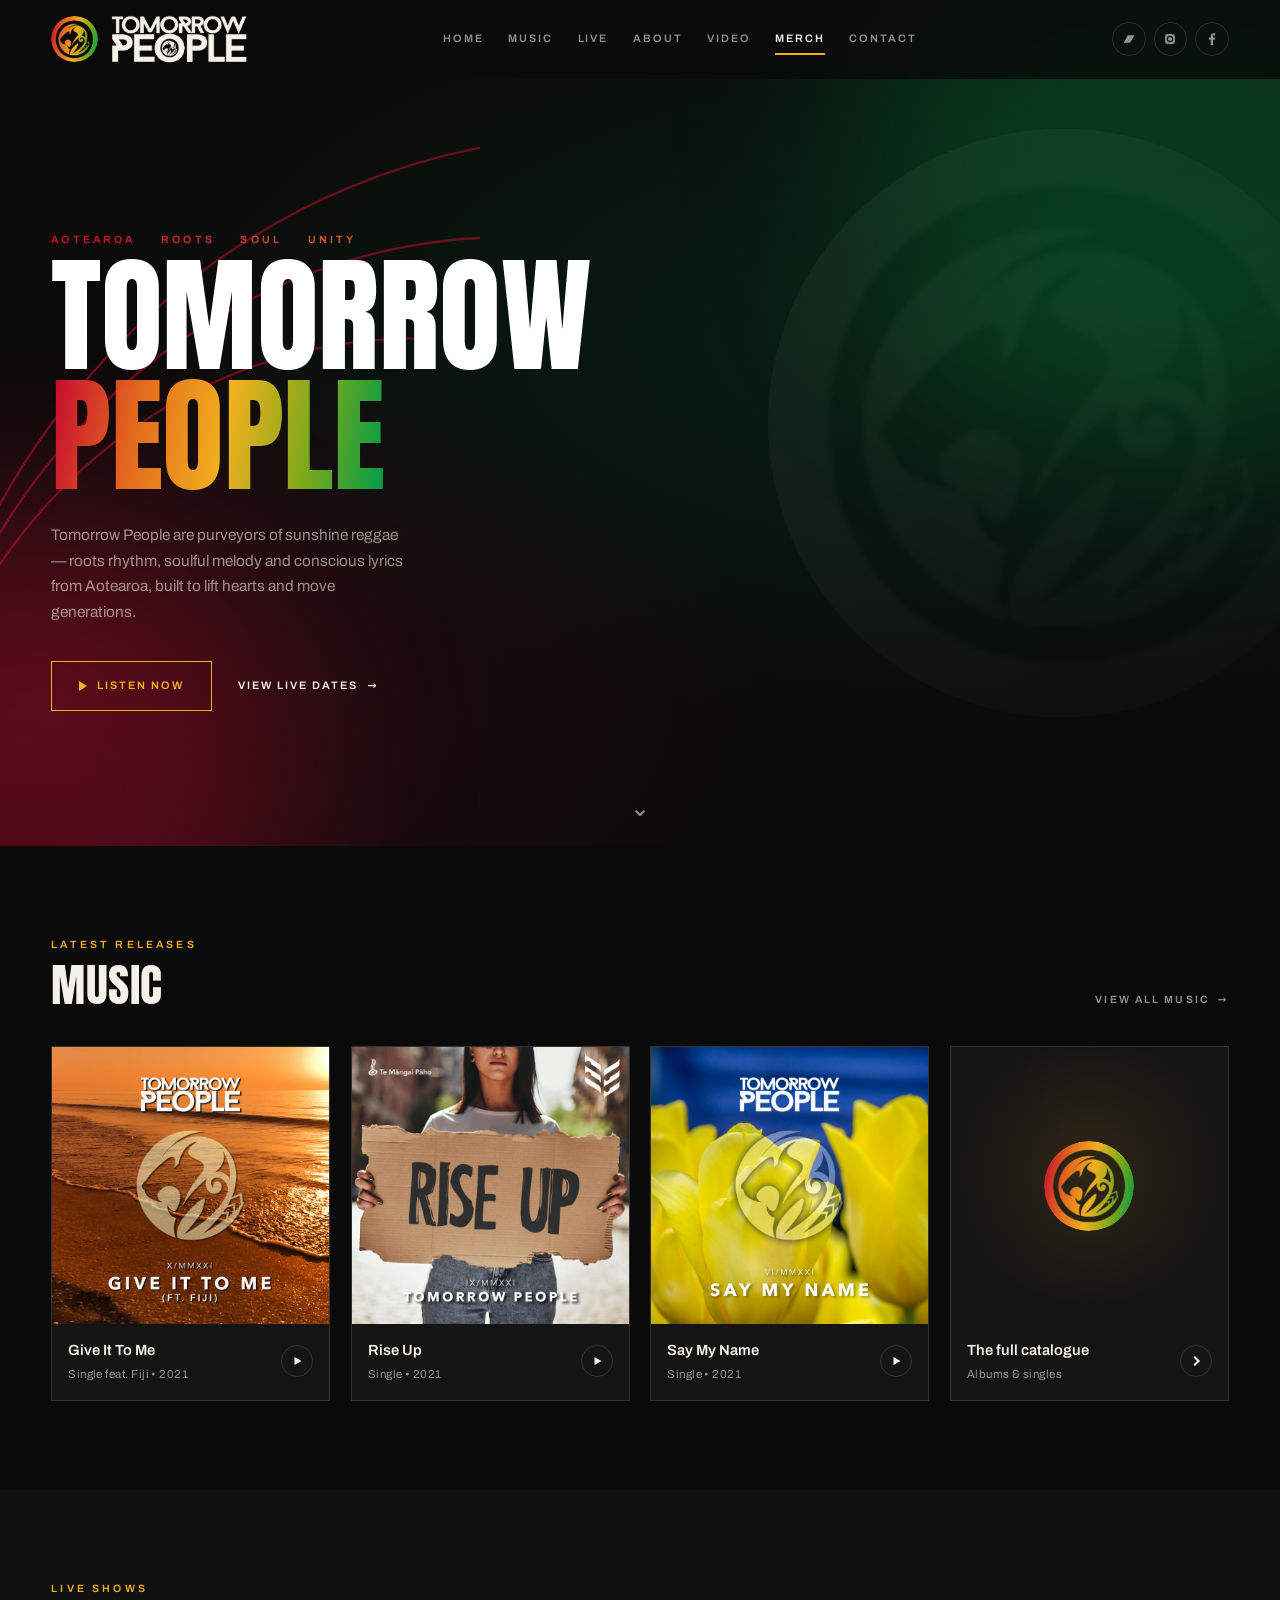
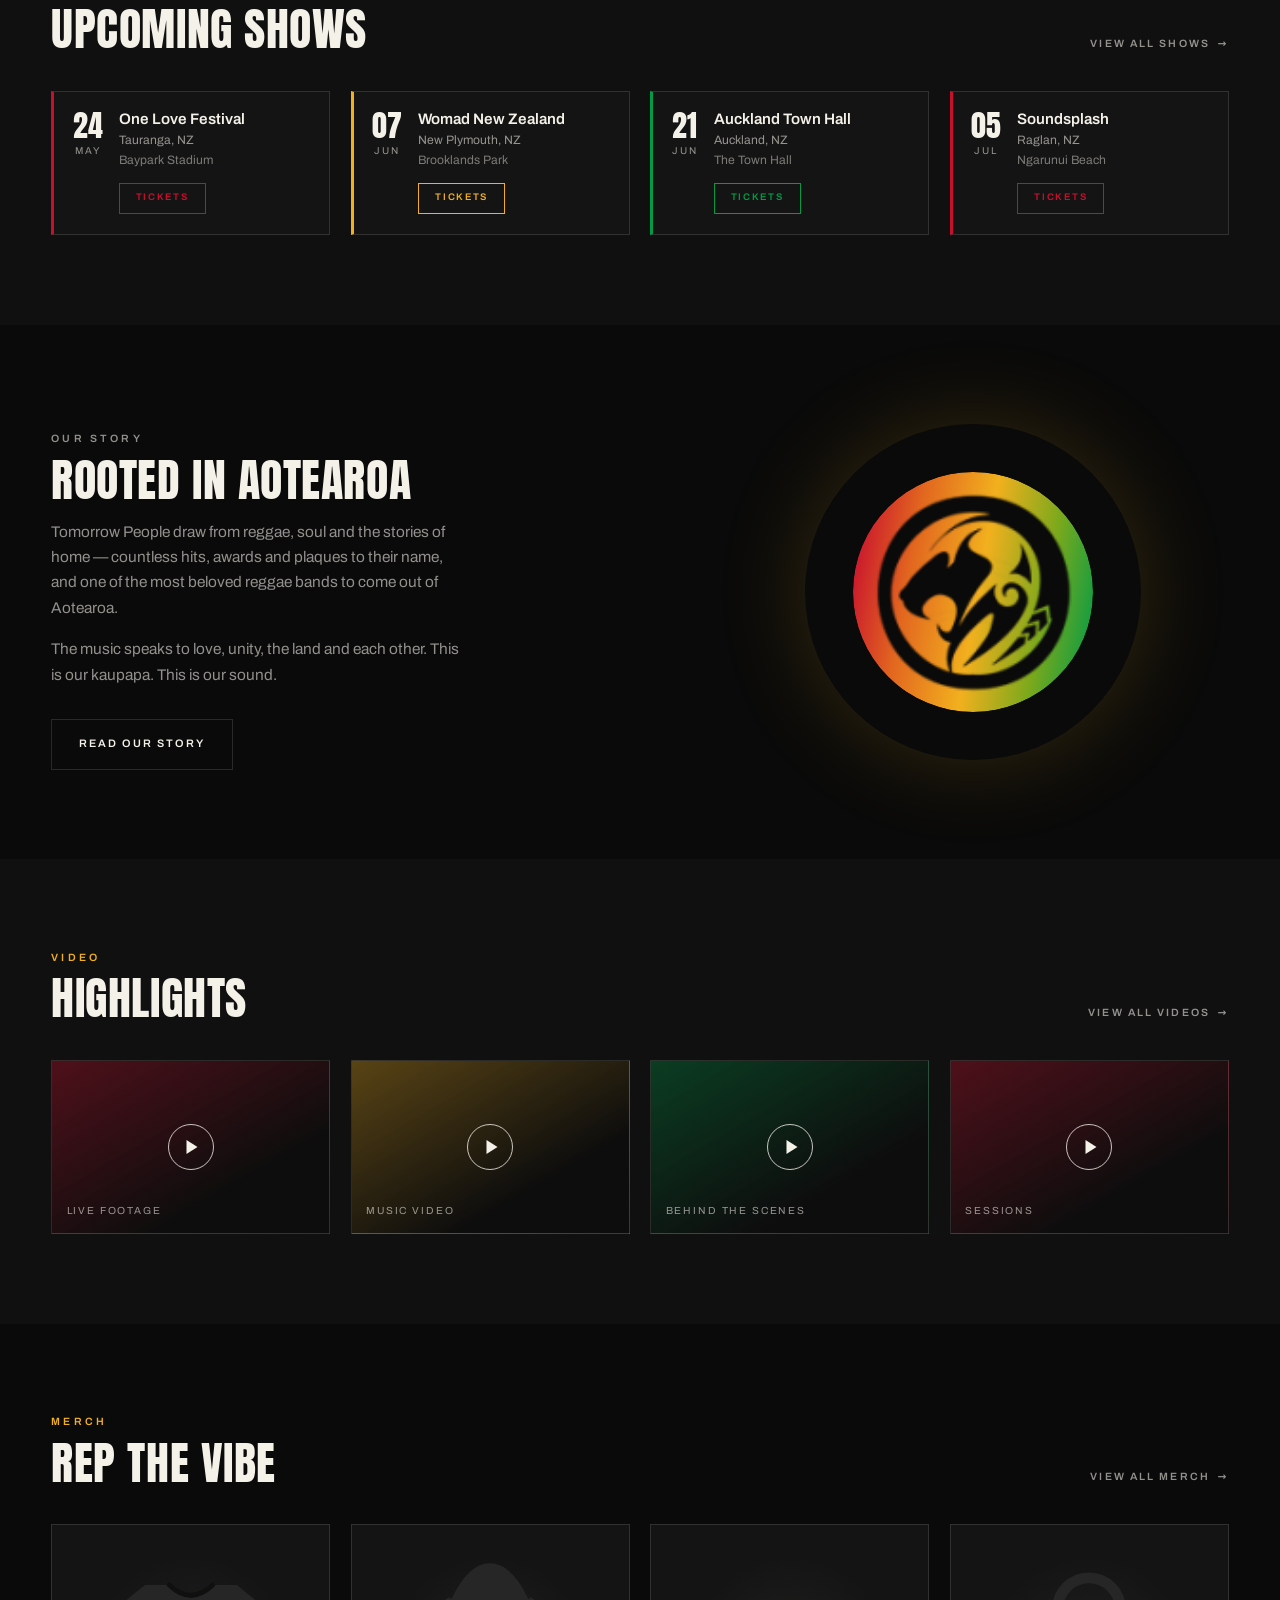
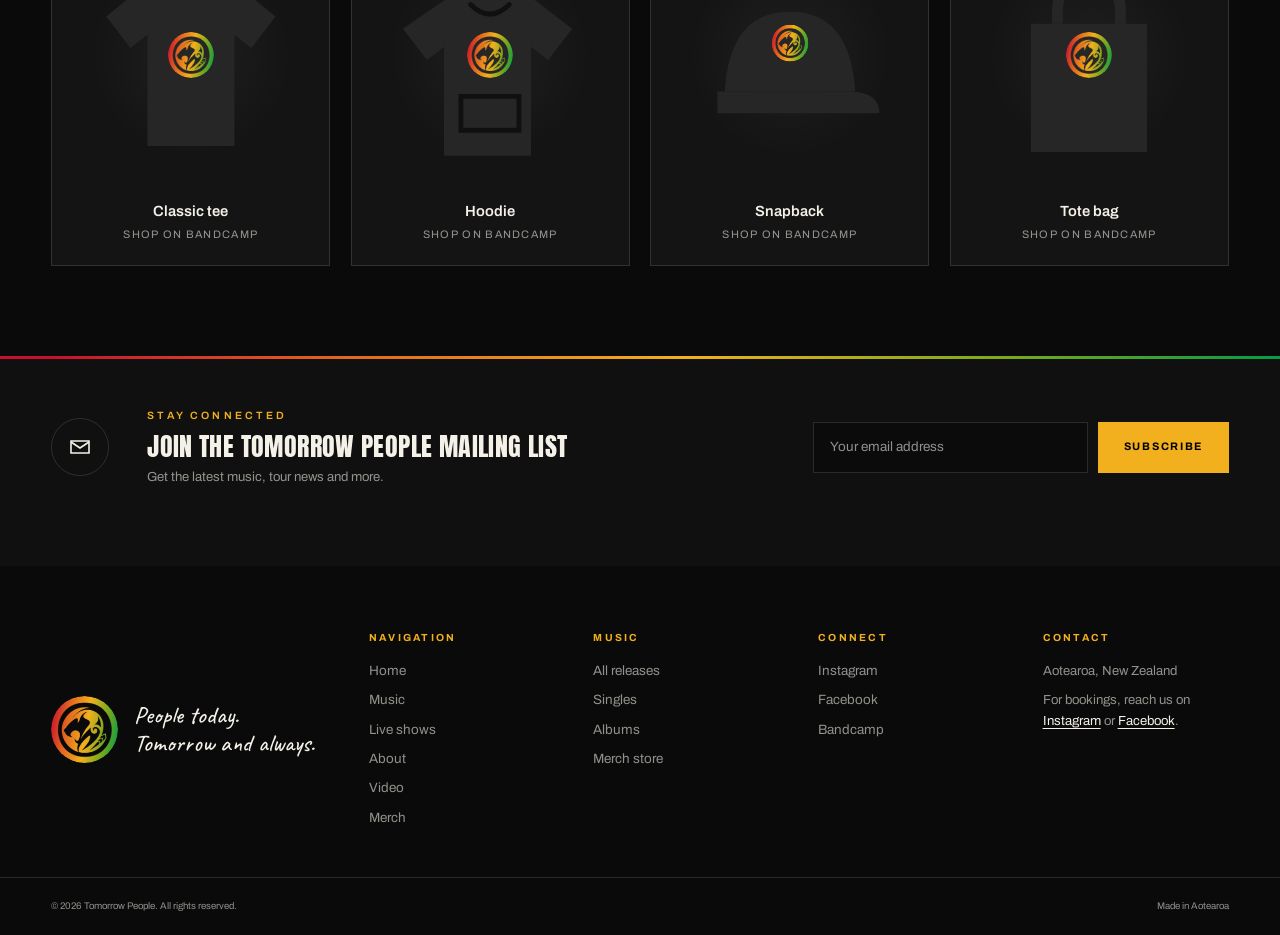
<file: redesign/index.html>
<!DOCTYPE html>
<html lang="en-NZ">
<head>
<meta charset="utf-8">
<meta name="viewport" content="width=device-width, initial-scale=1">
<title>Tomorrow People — Aotearoa Reggae Band</title>
<meta name="description" content="Tomorrow People are purveyors of sunshine reggae. Countless hits, awards and plaques to their name, they are one of New Zealand's most beloved reggae bands.">
<link rel="icon" href="img/favicon.png">
<link rel="stylesheet" href="css/fonts.css">
<link rel="stylesheet" href="css/style.css">
</head>
<body>

<a class="skip" href="#main">Skip to content</a>

<header class="site-header" id="home">
  <div class="shell header-inner">
    <a class="brand" href="#home" aria-label="Tomorrow People — home">
      <span class="badge"><span class="badge-inner"><i class="emblem emblem-rasta"></i></span></span>
      <span class="wordmark"></span>
    </a>

    <nav class="nav-desktop" id="nav" aria-label="Primary">
      <a href="#home" class="is-active">Home</a>
      <a href="#music">Music</a>
      <a href="#live">Live</a>
      <a href="#about">About</a>
      <a href="#video">Video</a>
      <a href="#merch">Merch</a>
      <a href="#contact">Contact</a>
    </nav>

    <ul class="header-social">
      <li><a href="https://tomorrowpeople.bandcamp.com" target="_blank" rel="noopener" aria-label="Bandcamp">
        <svg viewBox="0 0 24 24" aria-hidden="true"><path d="M4 17.5 10.2 6.5H20L13.8 17.5H4Z"/></svg></a></li>
      <li><a href="https://www.instagram.com/tomorrowppl/" target="_blank" rel="noopener" aria-label="Instagram">
        <svg viewBox="0 0 24 24" aria-hidden="true"><path d="M12 7.2A4.8 4.8 0 1 0 16.8 12 4.81 4.81 0 0 0 12 7.2Zm0 7.92A3.12 3.12 0 1 1 15.12 12 3.12 3.12 0 0 1 12 15.12Zm6.12-8.1a1.12 1.12 0 1 1-1.12-1.12 1.12 1.12 0 0 1 1.12 1.12ZM12 4.68c2.4 0 2.69.01 3.64.05a4.98 4.98 0 0 1 1.67.31 3 3 0 0 1 1.72 1.72 4.98 4.98 0 0 1 .31 1.67c.04.95.05 1.24.05 3.64s-.01 2.69-.05 3.64a4.98 4.98 0 0 1-.31 1.67 3 3 0 0 1-1.72 1.72 4.98 4.98 0 0 1-1.67.31c-.95.04-1.24.05-3.64.05s-2.69-.01-3.64-.05a4.98 4.98 0 0 1-1.67-.31 3 3 0 0 1-1.72-1.72 4.98 4.98 0 0 1-.31-1.67C4.69 14.69 4.68 14.4 4.68 12s.01-2.69.05-3.64a4.98 4.98 0 0 1 .31-1.67 3 3 0 0 1 1.72-1.72 4.98 4.98 0 0 1 1.67-.31c.95-.04 1.24-.05 3.64-.05Z"/></svg></a></li>
      <li><a href="https://facebook.com/tomorrowppl" target="_blank" rel="noopener" aria-label="Facebook">
        <svg viewBox="0 0 24 24" aria-hidden="true"><path d="M13.5 21v-8h2.7l.4-3.1h-3.1V7.9c0-.9.25-1.5 1.55-1.5h1.65V3.6c-.3-.04-1.3-.13-2.45-.13-2.4 0-4.05 1.47-4.05 4.17V9.9H7.5V13h2.7v8h3.3Z"/></svg></a></li>
    </ul>

    <button class="burger" id="burger" aria-expanded="false" aria-controls="overlay-menu" aria-label="Open menu">
      <span></span><span></span><span></span>
    </button>
  </div>
</header>

<div class="overlay" id="overlay-menu" hidden>
  <nav class="overlay-nav" aria-label="Full">
    <a href="#home">Home</a>
    <a href="#music">Music</a>
    <a href="#live">Live</a>
    <a href="#about">About</a>
    <a href="#video">Video</a>
    <a href="#merch">Merch</a>
    <a href="#contact">Contact</a>
  </nav>
  <div class="overlay-foot">
    <a href="https://tomorrowpeople.bandcamp.com" target="_blank" rel="noopener">Bandcamp</a>
    <a href="https://www.instagram.com/tomorrowppl/" target="_blank" rel="noopener">Instagram</a>
    <a href="https://facebook.com/tomorrowppl" target="_blank" rel="noopener">Facebook</a>
  </div>
</div>

<main id="main">

  <!-- ── HERO ─────────────────────────────────────────────── -->
  <section class="hero">
    <i class="emblem hero-mark" aria-hidden="true"></i>
    <span class="glow glow-left" aria-hidden="true"></span>
    <span class="glow glow-right" aria-hidden="true"></span>
    <svg class="arcs" viewBox="0 0 300 500" preserveAspectRatio="none" aria-hidden="true">
      <path d="M-60 520 A 320 320 0 0 1 260 200" />
      <path d="M-60 520 A 380 380 0 0 1 320 140" />
      <path d="M-60 520 A 440 440 0 0 1 380 80" />
    </svg>

    <div class="shell hero-inner">
      <p class="eyebrow eyebrow-rasta">Aotearoa <b>&bull;</b> Roots <b>&bull;</b> Soul <b>&bull;</b> Unity</p>
      <h1 class="hero-title"><span class="hero-white">Tomorrow</span><br><span class="rasta-text">People</span></h1>
      <p class="hero-lede">
        Tomorrow People are purveyors of sunshine reggae — roots rhythm,
        soulful melody and conscious lyrics from Aotearoa, built to lift
        hearts and move generations.
      </p>
      <div class="hero-actions">
        <a class="btn btn-gold" href="#music"><span class="play" aria-hidden="true"></span>Listen now</a>
        <a class="btn btn-plain" href="#live">View live dates <span aria-hidden="true">&#8594;</span></a>
      </div>
    </div>

    <a class="scroll-cue" href="#music" aria-label="Scroll to music"><span aria-hidden="true">&#8964;</span></a>
  </section>

  <!-- ── MUSIC ────────────────────────────────────────────── -->
  <section class="band" id="music">
    <div class="shell">
      <div class="head reveal">
        <div>
          <p class="eyebrow eyebrow-gold">Latest releases</p>
          <h2 class="section-title">Music</h2>
        </div>
        <a class="head-link" href="https://tomorrowpeople.bandcamp.com/music" target="_blank" rel="noopener">
          View all music <span aria-hidden="true">&#8594;</span>
        </a>
      </div>

      <ul class="cards reveal">
        <li class="card">
          <a href="https://tomorrowpeople.bandcamp.com/music" target="_blank" rel="noopener">
            <span class="card-art">
              <img src="img/cover-give-it-to-me.jpg" alt="Give It To Me (feat. Fiji) artwork" width="1417" height="1417" loading="lazy">
            </span>
            <span class="card-foot">
              <span class="card-text">
                <strong>Give It To Me</strong>
                <em>Single feat. Fiji &bull; 2021</em>
              </span>
              <span class="play-dot" aria-hidden="true"></span>
            </span>
          </a>
        </li>
        <li class="card">
          <a href="https://tomorrowpeople.bandcamp.com/music" target="_blank" rel="noopener">
            <span class="card-art">
              <img src="img/cover-rise-up.jpg" alt="Rise Up artwork" width="1417" height="1417" loading="lazy">
            </span>
            <span class="card-foot">
              <span class="card-text">
                <strong>Rise Up</strong>
                <em>Single &bull; 2021</em>
              </span>
              <span class="play-dot" aria-hidden="true"></span>
            </span>
          </a>
        </li>
        <li class="card">
          <a href="https://tomorrowpeople.bandcamp.com/music" target="_blank" rel="noopener">
            <span class="card-art">
              <img src="img/cover-say-my-name.jpg" alt="Say My Name artwork" width="1417" height="1417" loading="lazy">
            </span>
            <span class="card-foot">
              <span class="card-text">
                <strong>Say My Name</strong>
                <em>Single &bull; 2021</em>
              </span>
              <span class="play-dot" aria-hidden="true"></span>
            </span>
          </a>
        </li>
        <!-- Fourth tile stands in for the rest of the catalogue — there are only
             three cover files in the current site's media library. -->
        <li class="card card-more">
          <a href="https://tomorrowpeople.bandcamp.com/music" target="_blank" rel="noopener">
            <span class="card-art">
              <i class="emblem emblem-rasta" aria-hidden="true"></i>
            </span>
            <span class="card-foot">
              <span class="card-text">
                <strong>The full catalogue</strong>
                <em>Albums &amp; singles</em>
              </span>
              <span class="play-dot play-dot-arrow" aria-hidden="true"></span>
            </span>
          </a>
        </li>
      </ul>
    </div>
  </section>

  <!-- ── LIVE ─────────────────────────────────────────────── -->
  <section class="band band-alt" id="live">
    <div class="shell">
      <div class="head reveal">
        <div>
          <p class="eyebrow eyebrow-gold">Live shows</p>
          <h2 class="section-title">Upcoming shows</h2>
        </div>
        <a class="head-link" href="#contact">View all shows <span aria-hidden="true">&#8594;</span></a>
      </div>

      <!-- SAMPLE DATES — these are placeholders from the design mockup.
           Replace with real listings before this site goes live. -->
      <ul class="shows reveal">
        <li class="show show-red">
          <p class="show-when"><b>24</b><span>May</span></p>
          <div class="show-what">
            <h3>One Love Festival</h3>
            <p>Tauranga, NZ</p>
            <p class="show-venue">Baypark Stadium</p>
            <a class="ticket" href="#contact">Tickets</a>
          </div>
        </li>
        <li class="show show-gold">
          <p class="show-when"><b>07</b><span>Jun</span></p>
          <div class="show-what">
            <h3>Womad New Zealand</h3>
            <p>New Plymouth, NZ</p>
            <p class="show-venue">Brooklands Park</p>
            <a class="ticket" href="#contact">Tickets</a>
          </div>
        </li>
        <li class="show show-green">
          <p class="show-when"><b>21</b><span>Jun</span></p>
          <div class="show-what">
            <h3>Auckland Town Hall</h3>
            <p>Auckland, NZ</p>
            <p class="show-venue">The Town Hall</p>
            <a class="ticket" href="#contact">Tickets</a>
          </div>
        </li>
        <li class="show show-red">
          <p class="show-when"><b>05</b><span>Jul</span></p>
          <div class="show-what">
            <h3>Soundsplash</h3>
            <p>Raglan, NZ</p>
            <p class="show-venue">Ngarunui Beach</p>
            <a class="ticket" href="#contact">Tickets</a>
          </div>
        </li>
      </ul>
    </div>
  </section>

  <!-- ── ABOUT ────────────────────────────────────────────── -->
  <section class="band story" id="about">
    <div class="shell story-grid">
      <div class="story-copy reveal">
        <p class="eyebrow eyebrow-gold">Our story</p>
        <h2 class="section-title">Rooted in Aotearoa</h2>
        <p>
          Tomorrow People draw from reggae, soul and the stories of home —
          countless hits, awards and plaques to their name, and one of the
          most beloved reggae bands to come out of Aotearoa.
        </p>
        <p>
          The music speaks to love, unity, the land and each other.
          This is our kaupapa. This is our sound.
        </p>
        <a class="btn btn-outline" href="#contact">Read our story</a>
      </div>

      <div class="story-art reveal" aria-hidden="true">
        <span class="ring"><i class="emblem emblem-rasta"></i></span>
      </div>
    </div>
  </section>

  <!-- ── VIDEO ────────────────────────────────────────────── -->
  <section class="band band-alt" id="video">
    <div class="shell">
      <div class="head reveal">
        <div>
          <p class="eyebrow eyebrow-gold">Video</p>
          <h2 class="section-title">Highlights</h2>
        </div>
        <a class="head-link" href="#contact">View all videos <span aria-hidden="true">&#8594;</span></a>
      </div>

      <!-- PLACEHOLDER TILES — no video stills exist in the current site's media
           library. Drop in real thumbnails and links when you have them. -->
      <ul class="videos reveal">
        <li class="video video-red"><a href="#contact"><span class="video-play" aria-hidden="true"></span><span class="video-label">Live footage</span></a></li>
        <li class="video video-gold"><a href="#contact"><span class="video-play" aria-hidden="true"></span><span class="video-label">Music video</span></a></li>
        <li class="video video-green"><a href="#contact"><span class="video-play" aria-hidden="true"></span><span class="video-label">Behind the scenes</span></a></li>
        <li class="video video-red"><a href="#contact"><span class="video-play" aria-hidden="true"></span><span class="video-label">Sessions</span></a></li>
      </ul>
    </div>
  </section>

  <!-- ── MERCH ────────────────────────────────────────────── -->
  <section class="band" id="merch">
    <div class="shell">
      <div class="head reveal">
        <div>
          <p class="eyebrow eyebrow-gold">Merch</p>
          <h2 class="section-title">Rep the vibe</h2>
        </div>
        <a class="head-link" href="https://tomorrowpeople.bandcamp.com/merch" target="_blank" rel="noopener">
          View all merch <span aria-hidden="true">&#8594;</span>
        </a>
      </div>

      <!-- Garments are drawn placeholders — swap in real product photography.
           Prices intentionally omitted rather than invented. -->
      <ul class="merch reveal">
        <li class="product">
          <a href="https://tomorrowpeople.bandcamp.com/merch" target="_blank" rel="noopener">
            <span class="product-art">
              <svg viewBox="0 0 200 200" aria-hidden="true">
                <path d="M62 34 H84 q16 14 32 0 h22 l32 26 -20 26 -14 -11 v92 H64 v-92 l-14 11 -20 -26 z"/>
                <path class="cut" d="M82 34 q18 17 36 0"/>
              </svg>
              <i class="emblem emblem-rasta product-mark"></i>
            </span>
            <span class="product-name">Classic tee</span>
            <span class="product-meta">Shop on Bandcamp</span>
          </a>
        </li>
        <li class="product">
          <a href="https://tomorrowpeople.bandcamp.com/merch" target="_blank" rel="noopener">
            <span class="product-art">
              <svg viewBox="0 0 200 200" aria-hidden="true">
                <path d="M66 44 q34 24 68 0 l34 26 -20 26 -14 -11 v90 H62 v-90 l-14 11 -20 -26 z"/>
                <path d="M68 46 q32 30 64 0 q-14 -30 -32 -30 t-32 30 z"/>
                <path class="cut" d="M84 50 q16 16 32 0"/>
                <path class="cut" d="M76 126 h48 v28 h-48 z"/>
              </svg>
              <i class="emblem emblem-rasta product-mark"></i>
            </span>
            <span class="product-name">Hoodie</span>
            <span class="product-meta">Shop on Bandcamp</span>
          </a>
        </li>
        <li class="product">
          <a href="https://tomorrowpeople.bandcamp.com/merch" target="_blank" rel="noopener">
            <span class="product-art">
              <svg viewBox="0 0 200 200" aria-hidden="true">
                <path d="M46 122 q4 -66 54 -66 t54 66 z"/>
                <path d="M40 122 h108 q26 0 26 18 H40 z"/>
              </svg>
              <i class="emblem emblem-rasta product-mark product-mark-cap"></i>
            </span>
            <span class="product-name">Snapback</span>
            <span class="product-meta">Shop on Bandcamp</span>
          </a>
        </li>
        <li class="product">
          <a href="https://tomorrowpeople.bandcamp.com/merch" target="_blank" rel="noopener">
            <span class="product-art">
              <svg viewBox="0 0 200 200" aria-hidden="true">
                <rect x="52" y="66" width="96" height="106"/>
                <path class="outline" d="M74 66 v-12 a26 26 0 0 1 52 0 v12"/>
              </svg>
              <i class="emblem emblem-rasta product-mark"></i>
            </span>
            <span class="product-name">Tote bag</span>
            <span class="product-meta">Shop on Bandcamp</span>
          </a>
        </li>
      </ul>
    </div>
  </section>

  <!-- ── NEWSLETTER ───────────────────────────────────────── -->
  <section class="subscribe">
    <div class="shell subscribe-inner">
      <span class="envelope" aria-hidden="true">
        <svg viewBox="0 0 24 24"><path d="M3 6h18v12H3z" fill="none" stroke="currentColor" stroke-width="1.6"/><path d="m3 7 9 6 9-6" fill="none" stroke="currentColor" stroke-width="1.6"/></svg>
      </span>
      <div class="subscribe-copy">
        <p class="eyebrow eyebrow-gold">Stay connected</p>
        <h2>Join the Tomorrow People mailing list</h2>
        <p class="subscribe-note">Get the latest music, tour news and more.</p>
      </div>
      <form class="subscribe-form" id="newsletter" novalidate>
        <label class="visually-hidden" for="email">Email address</label>
        <input id="email" name="email" type="email" inputmode="email" placeholder="Your email address" required>
        <button type="submit">Subscribe</button>
      </form>
    </div>
    <p class="form-note" id="form-note" role="status"></p>
  </section>

</main>

<!-- ── FOOTER ─────────────────────────────────────────────── -->
<footer class="site-footer" id="contact">
  <div class="shell footer-grid">
    <div class="footer-brand">
      <span class="badge badge-lg"><span class="badge-inner"><i class="emblem emblem-rasta"></i></span></span>
      <p class="tagline">People today.<br>Tomorrow and always.</p>
    </div>

    <nav class="col" aria-label="Navigation">
      <h2 class="foot-head">Navigation</h2>
      <a href="#home">Home</a>
      <a href="#music">Music</a>
      <a href="#live">Live shows</a>
      <a href="#about">About</a>
      <a href="#video">Video</a>
      <a href="#merch">Merch</a>
    </nav>

    <nav class="col" aria-label="Music">
      <h2 class="foot-head">Music</h2>
      <a href="https://tomorrowpeople.bandcamp.com/music" target="_blank" rel="noopener">All releases</a>
      <a href="https://tomorrowpeople.bandcamp.com/music" target="_blank" rel="noopener">Singles</a>
      <a href="https://tomorrowpeople.bandcamp.com/music" target="_blank" rel="noopener">Albums</a>
      <a href="https://tomorrowpeople.bandcamp.com/merch" target="_blank" rel="noopener">Merch store</a>
    </nav>

    <nav class="col" aria-label="Connect">
      <h2 class="foot-head">Connect</h2>
      <a href="https://www.instagram.com/tomorrowppl/" target="_blank" rel="noopener">Instagram</a>
      <a href="https://facebook.com/tomorrowppl" target="_blank" rel="noopener">Facebook</a>
      <a href="https://tomorrowpeople.bandcamp.com" target="_blank" rel="noopener">Bandcamp</a>
    </nav>

    <!-- No booking/contact email is published on the current site — add one here. -->
    <div class="col">
      <h2 class="foot-head">Contact</h2>
      <p>Aotearoa, New Zealand</p>
      <p>For bookings, reach us on <a href="https://www.instagram.com/tomorrowppl/" target="_blank" rel="noopener">Instagram</a> or <a href="https://facebook.com/tomorrowppl" target="_blank" rel="noopener">Facebook</a>.</p>
    </div>
  </div>

  <div class="shell footer-bar">
    <small>&copy; 2026 Tomorrow People. All rights reserved.</small>
    <small>Made in Aotearoa</small>
  </div>
</footer>

<script src="js/main.js"></script>
</body>
</html>
</file>
<file: redesign/css/fonts.css>
/* latin-ext */
@font-face {
  font-family: 'Anton';
  font-style: normal;
  font-weight: 400;
  font-display: swap;
  src: url(../fonts/v27-1Ptgg87LROyAm3K9-C8QSw.woff2) format('woff2');
  unicode-range: U+0100-02BA, U+02BD-02C5, U+02C7-02CC, U+02CE-02D7, U+02DD-02FF, U+0304, U+0308, U+0329, U+1D00-1DBF, U+1E00-1E9F, U+1EF2-1EFF, U+2020, U+20A0-20AB, U+20AD-20C0, U+2113, U+2C60-2C7F, U+A720-A7FF;
}
/* latin */
@font-face {
  font-family: 'Anton';
  font-style: normal;
  font-weight: 400;
  font-display: swap;
  src: url(../fonts/v27-1Ptgg87LROyAm3Kz-C8.woff2) format('woff2');
  unicode-range: U+0000-00FF, U+0131, U+0152-0153, U+02BB-02BC, U+02C6, U+02DA, U+02DC, U+0304, U+0308, U+0329, U+2000-206F, U+20AC, U+2122, U+2191, U+2193, U+2212, U+2215, U+FEFF, U+FFFD;
}
/* latin-ext */
@font-face {
  font-family: 'Archivo';
  font-style: normal;
  font-weight: 400;
  font-stretch: 100%;
  font-display: swap;
  src: url(../fonts/v25-k3kPo8UDI-1M0wlSV9XAw6lQkqWY8Q82sLyTOxK-vA.woff2) format('woff2');
  unicode-range: U+0100-02BA, U+02BD-02C5, U+02C7-02CC, U+02CE-02D7, U+02DD-02FF, U+0304, U+0308, U+0329, U+1D00-1DBF, U+1E00-1E9F, U+1EF2-1EFF, U+2020, U+20A0-20AB, U+20AD-20C0, U+2113, U+2C60-2C7F, U+A720-A7FF;
}
/* latin */
@font-face {
  font-family: 'Archivo';
  font-style: normal;
  font-weight: 400;
  font-stretch: 100%;
  font-display: swap;
  src: url(../fonts/v25-k3kPo8UDI-1M0wlSV9XAw6lQkqWY8Q82sLydOxI.woff2) format('woff2');
  unicode-range: U+0000-00FF, U+0131, U+0152-0153, U+02BB-02BC, U+02C6, U+02DA, U+02DC, U+0304, U+0308, U+0329, U+2000-206F, U+20AC, U+2122, U+2191, U+2193, U+2212, U+2215, U+FEFF, U+FFFD;
}
/* latin-ext */
@font-face {
  font-family: 'Archivo';
  font-style: normal;
  font-weight: 500;
  font-stretch: 100%;
  font-display: swap;
  src: url(../fonts/v25-k3kPo8UDI-1M0wlSV9XAw6lQkqWY8Q82sLyTOxK-vA.woff2) format('woff2');
  unicode-range: U+0100-02BA, U+02BD-02C5, U+02C7-02CC, U+02CE-02D7, U+02DD-02FF, U+0304, U+0308, U+0329, U+1D00-1DBF, U+1E00-1E9F, U+1EF2-1EFF, U+2020, U+20A0-20AB, U+20AD-20C0, U+2113, U+2C60-2C7F, U+A720-A7FF;
}
/* latin */
@font-face {
  font-family: 'Archivo';
  font-style: normal;
  font-weight: 500;
  font-stretch: 100%;
  font-display: swap;
  src: url(../fonts/v25-k3kPo8UDI-1M0wlSV9XAw6lQkqWY8Q82sLydOxI.woff2) format('woff2');
  unicode-range: U+0000-00FF, U+0131, U+0152-0153, U+02BB-02BC, U+02C6, U+02DA, U+02DC, U+0304, U+0308, U+0329, U+2000-206F, U+20AC, U+2122, U+2191, U+2193, U+2212, U+2215, U+FEFF, U+FFFD;
}
/* latin-ext */
@font-face {
  font-family: 'Archivo';
  font-style: normal;
  font-weight: 600;
  font-stretch: 100%;
  font-display: swap;
  src: url(../fonts/v25-k3kPo8UDI-1M0wlSV9XAw6lQkqWY8Q82sLyTOxK-vA.woff2) format('woff2');
  unicode-range: U+0100-02BA, U+02BD-02C5, U+02C7-02CC, U+02CE-02D7, U+02DD-02FF, U+0304, U+0308, U+0329, U+1D00-1DBF, U+1E00-1E9F, U+1EF2-1EFF, U+2020, U+20A0-20AB, U+20AD-20C0, U+2113, U+2C60-2C7F, U+A720-A7FF;
}
/* latin */
@font-face {
  font-family: 'Archivo';
  font-style: normal;
  font-weight: 600;
  font-stretch: 100%;
  font-display: swap;
  src: url(../fonts/v25-k3kPo8UDI-1M0wlSV9XAw6lQkqWY8Q82sLydOxI.woff2) format('woff2');
  unicode-range: U+0000-00FF, U+0131, U+0152-0153, U+02BB-02BC, U+02C6, U+02DA, U+02DC, U+0304, U+0308, U+0329, U+2000-206F, U+20AC, U+2122, U+2191, U+2193, U+2212, U+2215, U+FEFF, U+FFFD;
}
/* latin-ext */
@font-face {
  font-family: 'Archivo';
  font-style: normal;
  font-weight: 700;
  font-stretch: 100%;
  font-display: swap;
  src: url(../fonts/v25-k3kPo8UDI-1M0wlSV9XAw6lQkqWY8Q82sLyTOxK-vA.woff2) format('woff2');
  unicode-range: U+0100-02BA, U+02BD-02C5, U+02C7-02CC, U+02CE-02D7, U+02DD-02FF, U+0304, U+0308, U+0329, U+1D00-1DBF, U+1E00-1E9F, U+1EF2-1EFF, U+2020, U+20A0-20AB, U+20AD-20C0, U+2113, U+2C60-2C7F, U+A720-A7FF;
}
/* latin */
@font-face {
  font-family: 'Archivo';
  font-style: normal;
  font-weight: 700;
  font-stretch: 100%;
  font-display: swap;
  src: url(../fonts/v25-k3kPo8UDI-1M0wlSV9XAw6lQkqWY8Q82sLydOxI.woff2) format('woff2');
  unicode-range: U+0000-00FF, U+0131, U+0152-0153, U+02BB-02BC, U+02C6, U+02DA, U+02DC, U+0304, U+0308, U+0329, U+2000-206F, U+20AC, U+2122, U+2191, U+2193, U+2212, U+2215, U+FEFF, U+FFFD;
}

/* latin-ext */
@font-face {
  font-family: 'Caveat';
  font-style: normal;
  font-weight: 500;
  font-display: swap;
  src: url(../fonts/caveat-Wnz6HAc5bAfYB2Q7aDYYmg8.woff2) format('woff2');
  unicode-range: U+0100-02BA, U+02BD-02C5, U+02C7-02CC, U+02CE-02D7, U+02DD-02FF, U+0304, U+0308, U+0329, U+1D00-1DBF, U+1E00-1E9F, U+1EF2-1EFF, U+2020, U+20A0-20AB, U+20AD-20C0, U+2113, U+2C60-2C7F, U+A720-A7FF;
}
/* latin */
@font-face {
  font-family: 'Caveat';
  font-style: normal;
  font-weight: 500;
  font-display: swap;
  src: url(../fonts/caveat-Wnz6HAc5bAfYB2Q7ZjYY.woff2) format('woff2');
  unicode-range: U+0000-00FF, U+0131, U+0152-0153, U+02BB-02BC, U+02C6, U+02DA, U+02DC, U+0304, U+0308, U+0329, U+2000-206F, U+20AC, U+2122, U+2191, U+2193, U+2212, U+2215, U+FEFF, U+FFFD;
}
/* latin-ext */
@font-face {
  font-family: 'Caveat';
  font-style: normal;
  font-weight: 600;
  font-display: swap;
  src: url(../fonts/caveat-Wnz6HAc5bAfYB2Q7aDYYmg8.woff2) format('woff2');
  unicode-range: U+0100-02BA, U+02BD-02C5, U+02C7-02CC, U+02CE-02D7, U+02DD-02FF, U+0304, U+0308, U+0329, U+1D00-1DBF, U+1E00-1E9F, U+1EF2-1EFF, U+2020, U+20A0-20AB, U+20AD-20C0, U+2113, U+2C60-2C7F, U+A720-A7FF;
}
/* latin */
@font-face {
  font-family: 'Caveat';
  font-style: normal;
  font-weight: 600;
  font-display: swap;
  src: url(../fonts/caveat-Wnz6HAc5bAfYB2Q7ZjYY.woff2) format('woff2');
  unicode-range: U+0000-00FF, U+0131, U+0152-0153, U+02BB-02BC, U+02C6, U+02DA, U+02DC, U+0304, U+0308, U+0329, U+2000-206F, U+20AC, U+2122, U+2191, U+2193, U+2212, U+2215, U+FEFF, U+FFFD;
}
</file>
<file: redesign/css/style.css>
/* Tomorrow People — 2026 redesign
   Display: Anton · Text/UI: Archivo · Script: Caveat (all self-hosted) */

:root {
  --ink:       #0a0a0a;
  --panel:     #101010;
  --panel-2:   #141414;
  --cream:     #f4f1e8;
  --muted:     rgba(244, 241, 232, .58);
  --faint:     rgba(244, 241, 232, .13);

  --red:   #c8102e;
  --gold:  #f2b01e;
  --green: #009b48;

  --rasta: linear-gradient(100deg, var(--red) 4%, #e2661f 26%, var(--gold) 52%, #7ba91c 76%, var(--green) 98%);

  --shell: 1360px;
  --pad: clamp(1.25rem, 4vw, 4rem);
  --section-y: clamp(3.5rem, 7vw, 6.5rem);

  --display: "Anton", "Arial Narrow", sans-serif;
  --text: "Archivo", system-ui, -apple-system, "Segoe UI", sans-serif;
  --script: "Caveat", cursive;

  --ease: cubic-bezier(.22, .61, .36, 1);

  /* Emblem crop, from the 900×320 logo sheet. The mark is a solid disc with the
     lion knocked OUT of it, so the gradient paints the disc and the lion reads as
     negative space. Cropping inside the disc's outer edge (x313 y141, 148×148) and
     clipping to a circle trims the reggae margin down to a slim collar. */
  --sheet: url(../img/logo-black-big.png);
}

*, *::before, *::after { box-sizing: border-box; }

html { scroll-behavior: smooth; scroll-padding-top: 5.5rem; }

body {
  margin: 0;
  background: var(--ink);
  color: var(--cream);
  font-family: var(--text);
  font-size: clamp(.88rem, .82rem + .18vw, .97rem);
  line-height: 1.65;
  -webkit-font-smoothing: antialiased;
  overflow-x: hidden;
}

img, svg { display: block; max-width: 100%; height: auto; }
a { color: inherit; text-decoration: none; }
h1, h2, h3 { margin: 0; font-weight: 400; }
p { margin: 0; }
ul { margin: 0; padding: 0; list-style: none; }

:focus-visible { outline: 2px solid var(--gold); outline-offset: 3px; }

.shell {
  width: 100%; max-width: var(--shell);
  margin-inline: auto; padding-inline: var(--pad);
}

.visually-hidden {
  position: absolute; width: 1px; height: 1px;
  margin: -1px; padding: 0; overflow: hidden;
  clip-path: inset(50%); white-space: nowrap;
}

.skip {
  position: absolute; top: -100px; left: 1rem; z-index: 100;
  background: var(--gold); color: #000;
  padding: .7rem 1.1rem; font-size: .75rem;
  letter-spacing: .14em; text-transform: uppercase;
}
.skip:focus { top: 1rem; }

/* ── The emblem, cropped out of the wordmark and re-coloured ─── */

.emblem {
  --size: 2rem;
  display: block;
  width: var(--size); height: var(--size);
  border-radius: 50%;
  background: var(--cream);
  -webkit-mask-image: var(--sheet);
  mask-image: var(--sheet);
  -webkit-mask-repeat: no-repeat;
  mask-repeat: no-repeat;
  -webkit-mask-size: calc(var(--size) * 6.0811) calc(var(--size) * 2.1622);
  mask-size: calc(var(--size) * 6.0811) calc(var(--size) * 2.1622);
  -webkit-mask-position: calc(var(--size) * -2.1149) calc(var(--size) * -.9527);
  mask-position: calc(var(--size) * -2.1149) calc(var(--size) * -.9527);
}
.emblem-rasta { background: var(--rasta); }

.wordmark {
  display: block;
  width: 8.6rem; aspect-ratio: 900 / 320;
  background: var(--cream);
  -webkit-mask-image: var(--sheet);
  mask-image: var(--sheet);
  -webkit-mask-size: contain; mask-size: contain;
  -webkit-mask-repeat: no-repeat; mask-repeat: no-repeat;
}

/* No outer ring — the emblem's own disc is the mark. */
.badge { display: grid; place-items: center; flex: none; }
.badge-inner { display: grid; place-items: center; }
.badge .emblem { --size: 2.9rem; }
.badge-lg .emblem { --size: 4.2rem; }

/* ── Type helpers ─────────────────────────────────────────── */

.section-title {
  font-family: var(--display);
  font-size: clamp(1.8rem, 1.2rem + 2.1vw, 2.9rem);
  line-height: 1.02;
  letter-spacing: .012em;
  text-transform: uppercase;
}

.eyebrow {
  text-transform: uppercase;
  letter-spacing: .3em;
  font-size: .66rem;
  font-weight: 600;
  margin-bottom: .5rem;
}
.eyebrow-gold { color: var(--gold); }
.eyebrow-rasta {
  background: var(--rasta);
  -webkit-background-clip: text; background-clip: text;
  color: transparent;
}
.eyebrow b { font-weight: 400; opacity: .8; margin-inline: .25rem; }

.rasta-text {
  background: var(--rasta);
  -webkit-background-clip: text; background-clip: text;
  color: transparent;
}
.hero-white { color: #fff; }

.head {
  display: flex; align-items: flex-end; justify-content: space-between;
  gap: 1.5rem; flex-wrap: wrap;
  margin-bottom: clamp(1.5rem, 3vw, 2.4rem);
}
.head-link {
  text-transform: uppercase; letter-spacing: .2em;
  font-size: .66rem; font-weight: 600;
  display: inline-flex; align-items: center; gap: .5rem;
  color: var(--muted);
  transition: color .3s var(--ease), gap .3s var(--ease);
}
.head-link:hover { color: var(--gold); gap: .85rem; }

/* ── Buttons ──────────────────────────────────────────────── */

.btn {
  display: inline-flex; align-items: center; gap: .6rem;
  padding: .95rem 1.7rem;
  border: 1px solid transparent;
  text-transform: uppercase; letter-spacing: .18em;
  font-size: .68rem; font-weight: 600;
  transition: background-color .3s var(--ease), color .3s var(--ease),
              border-color .3s var(--ease), transform .3s var(--ease);
  white-space: nowrap;
}
.btn-gold { border-color: var(--gold); color: var(--gold); }
.btn-gold:hover { background: var(--gold); color: #000; }

.btn-outline { border-color: var(--faint); color: var(--cream); }
.btn-outline:hover { border-color: var(--gold); color: var(--gold); }

.btn-plain { color: var(--cream); padding-inline: .4rem; }
.btn-plain:hover { color: var(--gold); }

.play {
  width: 0; height: 0;
  border-left: 8px solid currentColor;
  border-top: 5px solid transparent;
  border-bottom: 5px solid transparent;
}

/* ── Header ───────────────────────────────────────────────── */

.site-header {
  position: fixed; inset: 0 0 auto 0; z-index: 50;
  background: rgba(10, 10, 10, .82);
  backdrop-filter: blur(10px);
  border-bottom: 1px solid transparent;
  transition: background-color .35s var(--ease), border-color .35s var(--ease);
}
.site-header.is-stuck {
  background: rgba(10, 10, 10, .96);
  border-bottom-color: var(--faint);
}

.header-inner {
  display: flex; align-items: center; gap: clamp(1rem, 3vw, 2.5rem);
  min-height: 4.9rem;
}
.brand { display: flex; align-items: center; gap: .8rem; }

.nav-desktop {
  display: flex; gap: clamp(.9rem, 1.9vw, 2rem);
  margin-inline: auto;
}
.nav-desktop a {
  position: relative;
  text-transform: uppercase; letter-spacing: .18em;
  font-size: .68rem; font-weight: 600;
  padding-block: .4rem;
  color: var(--muted);
  transition: color .3s var(--ease);
}
.nav-desktop a::after {
  content: ""; position: absolute; left: 0; right: 0; bottom: 0;
  height: 2px; background: var(--gold);
  transform: scaleX(0); transform-origin: center;
  transition: transform .3s var(--ease);
}
.nav-desktop a:hover { color: var(--cream); }
.nav-desktop a.is-active { color: var(--cream); }
.nav-desktop a.is-active::after { transform: scaleX(1); }

.header-social { display: flex; gap: .5rem; }
.header-social a {
  display: grid; place-items: center;
  width: 2.1rem; height: 2.1rem; border-radius: 50%;
  border: 1px solid var(--faint); color: var(--muted);
  transition: color .3s var(--ease), border-color .3s var(--ease);
}
.header-social svg { width: 1rem; height: 1rem; fill: currentColor; }
.header-social a:hover { color: var(--gold); border-color: var(--gold); }

.burger {
  display: none; gap: 5px; place-content: center;
  width: 2.6rem; height: 2.6rem;
  background: none; border: 0; cursor: pointer; padding: 0;
}
.burger span {
  display: block; width: 25px; height: 2px; background: var(--cream);
  transition: transform .3s var(--ease), opacity .2s var(--ease);
}
.burger[aria-expanded="true"] span:nth-child(1) { transform: translateY(7px) rotate(45deg); }
.burger[aria-expanded="true"] span:nth-child(2) { opacity: 0; }
.burger[aria-expanded="true"] span:nth-child(3) { transform: translateY(-7px) rotate(-45deg); }

/* ── Overlay menu ─────────────────────────────────────────── */

.overlay {
  position: fixed; inset: 0; z-index: 45;
  background: var(--ink);
  display: flex; flex-direction: column;
  justify-content: center; gap: 2.5rem;
  padding: 6rem var(--pad) 3rem;
}
.overlay[hidden] { display: none; }
.overlay-nav { display: grid; gap: .3rem; }
.overlay-nav a {
  font-family: var(--display);
  font-size: clamp(1.9rem, 1rem + 4.4vw, 3.4rem);
  line-height: 1.15; text-transform: uppercase;
  color: var(--muted);
  transition: color .3s var(--ease), transform .3s var(--ease);
}
.overlay-nav a:hover { color: var(--gold); transform: translateX(.5rem); }
.overlay-foot {
  display: flex; flex-wrap: wrap; gap: 1.4rem;
  border-top: 1px solid var(--faint); padding-top: 1.4rem;
  font-size: .7rem; letter-spacing: .18em; text-transform: uppercase;
  color: var(--muted);
}

/* ── Hero ─────────────────────────────────────────────────── */

.hero {
  position: relative; overflow: hidden;
  display: grid; align-items: center;
  min-height: min(94vh, 880px);
  padding-top: 6rem;
  background:
    radial-gradient(120% 80% at 78% 40%, rgba(0, 155, 72, .16), transparent 58%),
    radial-gradient(90% 70% at 4% 82%, rgba(200, 16, 46, .18), transparent 62%),
    var(--ink);
}

.hero-mark {
  --size: clamp(22rem, 46vw, 44rem);
  position: absolute; top: 50%; right: -6%;
  transform: translateY(-50%);
  background: linear-gradient(150deg, rgba(244,241,232,.24), rgba(244,241,232,.05));
  opacity: .22;
  filter: blur(.4px);
  pointer-events: none;
}

.glow {
  position: absolute; border-radius: 50%;
  filter: blur(90px); pointer-events: none;
}
.glow-left { width: 34rem; height: 34rem; left: -16rem; bottom: -14rem; background: rgba(200, 16, 46, .3); }
.glow-right { width: 40rem; height: 40rem; right: -14rem; top: -12rem; background: rgba(0, 155, 72, .26); }

.arcs {
  position: absolute; left: 0; bottom: 0;
  width: min(38%, 30rem); height: 100%;
  fill: none; stroke: var(--red); stroke-width: 1.4;
  opacity: .5; pointer-events: none;
}

.hero-inner { position: relative; z-index: 2; }

.hero-title {
  font-family: var(--display);
  font-size: clamp(3rem, .4rem + 9.4vw, 8.5rem);
  line-height: .95;
  letter-spacing: -.004em;
  text-transform: uppercase;
}

.hero-lede {
  margin-top: 1.6rem;
  color: var(--muted);
  max-width: 40ch;
}
.hero-actions { display: flex; flex-wrap: wrap; align-items: center; gap: 1.2rem; margin-top: 2.3rem; }

.scroll-cue {
  position: absolute; left: 50%; bottom: 1.6rem;
  transform: translateX(-50%);
  color: var(--muted); font-size: 1.5rem; line-height: 1;
  animation: bob 2.4s ease-in-out infinite;
}
.scroll-cue:hover { color: var(--gold); }
@keyframes bob { 0%, 100% { transform: translate(-50%, 0); } 50% { transform: translate(-50%, 6px); } }

/* ── Section shells ───────────────────────────────────────── */

.band { padding-block: var(--section-y); background: var(--ink); }
.band-alt { background: var(--panel); }

/* ── Music cards ──────────────────────────────────────────── */

.cards {
  display: grid;
  grid-template-columns: repeat(4, minmax(0, 1fr));
  gap: clamp(.8rem, 1.6vw, 1.4rem);
}
.card { background: var(--panel-2); border: 1px solid var(--faint); }
.card > a { display: block; height: 100%; }
.card-art { display: grid; place-items: center; aspect-ratio: 1; overflow: hidden; }
.card-art img {
  width: 100%; height: 100%; object-fit: cover;
  transition: transform .5s var(--ease);
}
.card:hover .card-art img { transform: scale(1.05); }
.card-more .card-art {
  background: radial-gradient(70% 70% at 50% 45%, rgba(242, 176, 30, .12), transparent 70%);
}
/* --size must be a length: the mask-size/mask-position calcs below resolve
   percentages against different boxes and would desync the crop. */
.card-more .emblem { --size: clamp(3.5rem, 7vw, 6rem); }

.card-foot {
  display: flex; align-items: center; justify-content: space-between;
  gap: .8rem; padding: .85rem 1rem 1rem;
}
.card-text { display: grid; gap: .15rem; min-width: 0; }
.card-text strong { font-weight: 600; font-size: .92rem; }
.card-text em {
  font-style: normal; font-size: .72rem;
  color: var(--muted); letter-spacing: .04em;
}

.play-dot {
  position: relative; flex: none;
  width: 2rem; height: 2rem; border-radius: 50%;
  border: 1px solid var(--faint);
  transition: border-color .3s var(--ease), background-color .3s var(--ease);
}
.play-dot::after {
  content: ""; position: absolute; top: 50%; left: 54%;
  transform: translate(-50%, -50%);
  border-left: 7px solid var(--cream);
  border-top: 4.5px solid transparent;
  border-bottom: 4.5px solid transparent;
  transition: border-left-color .3s var(--ease);
}
.play-dot-arrow::after {
  left: 50%; border: 0;
  width: 7px; height: 7px;
  border-top: 2px solid var(--cream); border-right: 2px solid var(--cream);
  transform: translate(-65%, -50%) rotate(45deg);
}
.card:hover .play-dot { border-color: var(--gold); background: var(--gold); }
.card:hover .play-dot::after { border-left-color: #000; border-top-color: #000; border-right-color: #000; }

/* ── Shows ────────────────────────────────────────────────── */

.shows {
  display: grid;
  grid-template-columns: repeat(4, minmax(0, 1fr));
  gap: clamp(.8rem, 1.6vw, 1.4rem);
}
.show {
  display: flex; gap: 1rem;
  padding: 1.15rem 1.15rem 1.25rem;
  background: var(--panel-2);
  border: 1px solid var(--faint);
  border-left: 3px solid var(--gold);
  transition: transform .3s var(--ease), border-color .3s var(--ease);
}
.show:hover { transform: translateY(-4px); }
.show-red { border-left-color: var(--red); }
.show-gold { border-left-color: var(--gold); }
.show-green { border-left-color: var(--green); }

.show-when { text-align: center; flex: none; }
.show-when b {
  display: block; font-family: var(--display);
  font-size: 1.9rem; line-height: 1; font-weight: 400;
}
.show-when span {
  display: block; margin-top: .15rem;
  font-size: .62rem; letter-spacing: .2em; text-transform: uppercase;
  color: var(--muted);
}
.show-what { min-width: 0; }
.show-what h3 { font-size: .95rem; font-weight: 600; line-height: 1.3; }
.show-what p { font-size: .76rem; color: var(--muted); }
.show-venue { opacity: .8; }
.ticket {
  display: inline-block; margin-top: .8rem;
  padding: .42rem 1rem;
  border: 1px solid currentColor;
  font-size: .6rem; letter-spacing: .18em; text-transform: uppercase; font-weight: 600;
  transition: background-color .3s var(--ease), color .3s var(--ease);
}
.show-red .ticket { color: var(--red); }
.show-gold .ticket { color: var(--gold); }
.show-green .ticket { color: var(--green); }
.show-red .ticket:hover { background: var(--red); color: #fff; }
.show-gold .ticket:hover { background: var(--gold); color: #000; }
.show-green .ticket:hover { background: var(--green); color: #fff; }

/* ── Story ────────────────────────────────────────────────── */

.story { position: relative; overflow: hidden; }
.story-grid {
  display: grid;
  grid-template-columns: minmax(0, 1fr) minmax(0, .85fr);
  gap: clamp(2rem, 5vw, 4rem);
  align-items: center;
}
.story-copy p { color: var(--muted); max-width: 46ch; margin-top: 1rem; }
.story-copy .section-title { margin-bottom: .4rem; }
.story-copy .btn { margin-top: 2rem; }

.story-art { display: grid; place-items: center; }
.ring {
  display: grid; place-items: center;
  width: min(100%, 21rem); aspect-ratio: 1;
  border-radius: 50%;
  box-shadow: 0 0 90px rgba(242, 176, 30, .18);
}
.ring .emblem { --size: clamp(9rem, 19vw, 15rem); }

/* ── Video ────────────────────────────────────────────────── */

.videos {
  display: grid;
  grid-template-columns: repeat(4, minmax(0, 1fr));
  gap: clamp(.8rem, 1.6vw, 1.4rem);
}
.video > a {
  position: relative; display: grid; place-items: center;
  aspect-ratio: 16 / 10;
  border: 1px solid var(--faint);
  overflow: hidden;
}
.video-red > a { background: linear-gradient(150deg, rgba(200,16,46,.34), #0d0d0d 70%); }
.video-gold > a { background: linear-gradient(150deg, rgba(242,176,30,.32), #0d0d0d 70%); }
.video-green > a { background: linear-gradient(150deg, rgba(0,155,72,.32), #0d0d0d 70%); }

.video-play {
  position: relative;
  width: 2.9rem; height: 2.9rem; border-radius: 50%;
  border: 1.5px solid rgba(244, 241, 232, .8);
  transition: background-color .3s var(--ease), transform .3s var(--ease);
}
.video-play::after {
  content: ""; position: absolute; top: 50%; left: 54%;
  transform: translate(-50%, -50%);
  border-left: 11px solid var(--cream);
  border-top: 7px solid transparent;
  border-bottom: 7px solid transparent;
}
.video:hover .video-play { transform: scale(1.08); background: rgba(244, 241, 232, .14); }
.video-label {
  position: absolute; left: .9rem; bottom: .8rem;
  font-size: .64rem; letter-spacing: .18em; text-transform: uppercase;
  color: var(--muted);
}

/* ── Merch ────────────────────────────────────────────────── */

.merch {
  display: grid;
  grid-template-columns: repeat(4, minmax(0, 1fr));
  gap: clamp(.8rem, 1.6vw, 1.4rem);
}
.product { background: var(--panel-2); border: 1px solid var(--faint); }
.product > a { display: grid; gap: .2rem; padding: 1.2rem 1.1rem 1.3rem; justify-items: center; }

.product-art {
  position: relative; display: grid; place-items: center;
  width: 100%; aspect-ratio: 1; margin-bottom: .6rem;
  background: radial-gradient(58% 58% at 50% 46%, rgba(244, 241, 232, .05), transparent 72%);
}
.product-art svg {
  width: 100%; height: 100%;
  fill: #262626; stroke: none;
  transition: transform .35s var(--ease);
}
.product-art svg .cut { fill: none; stroke: #101010; stroke-width: 4; stroke-linecap: round; }
.product-art svg .outline { fill: none; stroke: #262626; stroke-width: 9; }
.product:hover .product-art svg { transform: translateY(-5px); }

.product-mark {
  position: absolute; top: 46%; left: 50%;
  transform: translate(-50%, -50%);
  --size: clamp(1.9rem, 3.6vw, 2.9rem);
  transition: transform .35s var(--ease);
}
.product:hover .product-mark { transform: translate(-50%, calc(-50% - 5px)); }
.product-mark-cap { top: 41%; --size: clamp(1.5rem, 2.9vw, 2.3rem); }

.product-name { font-weight: 600; font-size: .92rem; }
.product-meta { font-size: .68rem; letter-spacing: .12em; text-transform: uppercase; color: var(--muted); }

/* ── Newsletter ───────────────────────────────────────────── */

.subscribe {
  padding-block: clamp(2rem, 4vw, 3rem);
  background: var(--panel);
  border-top: 3px solid transparent;
  border-image: var(--rasta) 1;
}
.subscribe-inner {
  display: flex; align-items: center; gap: clamp(1rem, 3vw, 2.5rem);
  flex-wrap: wrap;
}
.envelope {
  display: grid; place-items: center; flex: none;
  width: 3.6rem; height: 3.6rem; border-radius: 50%;
  border: 1px solid var(--faint); color: var(--cream);
}
.envelope svg { width: 1.5rem; height: 1.5rem; }
.subscribe-copy { flex: 1 1 20rem; }
.subscribe-copy h2 {
  font-family: var(--display);
  font-size: clamp(1.15rem, .9rem + 1vw, 1.6rem);
  text-transform: uppercase; letter-spacing: .015em; line-height: 1.15;
}
.subscribe-note { color: var(--muted); font-size: .82rem; margin-top: .3rem; }

.subscribe-form { display: flex; gap: .6rem; flex: 0 1 26rem; }
.subscribe-form input {
  flex: 1; min-width: 0;
  background: #0b0b0b; border: 1px solid var(--faint);
  color: var(--cream); padding: .85rem 1rem; font: inherit; font-size: .84rem;
}
.subscribe-form input::placeholder { color: var(--muted); }
.subscribe-form input:focus { outline: none; border-color: var(--gold); }
.subscribe-form button {
  background: var(--gold); border: 0; cursor: pointer;
  color: #000; padding: .85rem 1.6rem;
  font: inherit; font-size: .68rem; font-weight: 700;
  letter-spacing: .16em; text-transform: uppercase;
  transition: filter .3s var(--ease);
}
.subscribe-form button:hover { filter: brightness(1.12); }

.form-note {
  max-width: var(--shell); margin: .8rem auto 0;
  padding-inline: var(--pad);
  min-height: 1.1rem; font-size: .76rem; color: var(--gold);
}

/* ── Footer ───────────────────────────────────────────────── */

.site-footer { background: var(--ink); padding-top: clamp(2.5rem, 5vw, 4rem); }

.footer-grid {
  display: grid;
  grid-template-columns: minmax(0, 1.5fr) repeat(4, minmax(0, 1fr));
  gap: clamp(1.5rem, 3vw, 2.5rem);
  padding-bottom: clamp(2rem, 4vw, 3rem);
}
.footer-brand { display: flex; align-items: center; gap: 1rem; }
.tagline {
  font-family: var(--script);
  font-size: 1.5rem; line-height: 1.15;
  color: var(--cream);
}

.col { display: grid; gap: .45rem; align-content: start; }
.col p { color: var(--muted); font-size: .82rem; }
.col p a { color: var(--cream); text-decoration: underline; text-underline-offset: 3px; }
.col p a:hover { color: var(--gold); }
.foot-head {
  font-size: .64rem; letter-spacing: .22em; text-transform: uppercase;
  font-weight: 700; color: var(--gold); margin-bottom: .35rem;
}
.col > a { color: var(--muted); font-size: .84rem; width: fit-content; }
.col > a:hover { color: var(--cream); }

.footer-bar {
  display: flex; flex-wrap: wrap; gap: 1rem;
  justify-content: space-between;
  padding-block: 1.3rem;
  border-top: 1px solid var(--faint);
  color: var(--muted); font-size: .72rem;
}

/* ── Reveals ──────────────────────────────────────────────── */

.reveal {
  opacity: 0; transform: translateY(20px);
  transition: opacity .7s var(--ease), transform .7s var(--ease);
}
.reveal.in { opacity: 1; transform: none; }

/* ── Responsive ───────────────────────────────────────────── */

@media (max-width: 1180px) {
  .nav-desktop { display: none; }
  .burger { display: grid; }
  .brand { margin-right: auto; }
  .footer-grid { grid-template-columns: repeat(3, minmax(0, 1fr)); }
  .footer-brand { grid-column: 1 / -1; }
}

@media (max-width: 900px) {
  .cards, .shows, .videos, .merch { grid-template-columns: repeat(2, minmax(0, 1fr)); }
  .story-grid { grid-template-columns: minmax(0, 1fr); }
  .story-art { order: -1; }
  .ring { width: min(100%, 15rem); }
  .hero-mark { --size: 30rem; right: -22%; opacity: .14; }
}

@media (max-width: 620px) {
  .header-social { display: none; }
  .cards, .shows, .videos, .merch { grid-template-columns: minmax(0, 1fr); }
  .footer-grid { grid-template-columns: repeat(2, minmax(0, 1fr)); }
  .subscribe-form { flex: 1 1 100%; }
  .arcs { display: none; }
}

@media (prefers-reduced-motion: reduce) {
  html { scroll-behavior: auto; }
  .scroll-cue { animation: none; }
  .reveal { opacity: 1; transform: none; transition: none; }
  *, *::before, *::after {
    animation-duration: .01ms !important;
    transition-duration: .01ms !important;
  }
}
</file>
